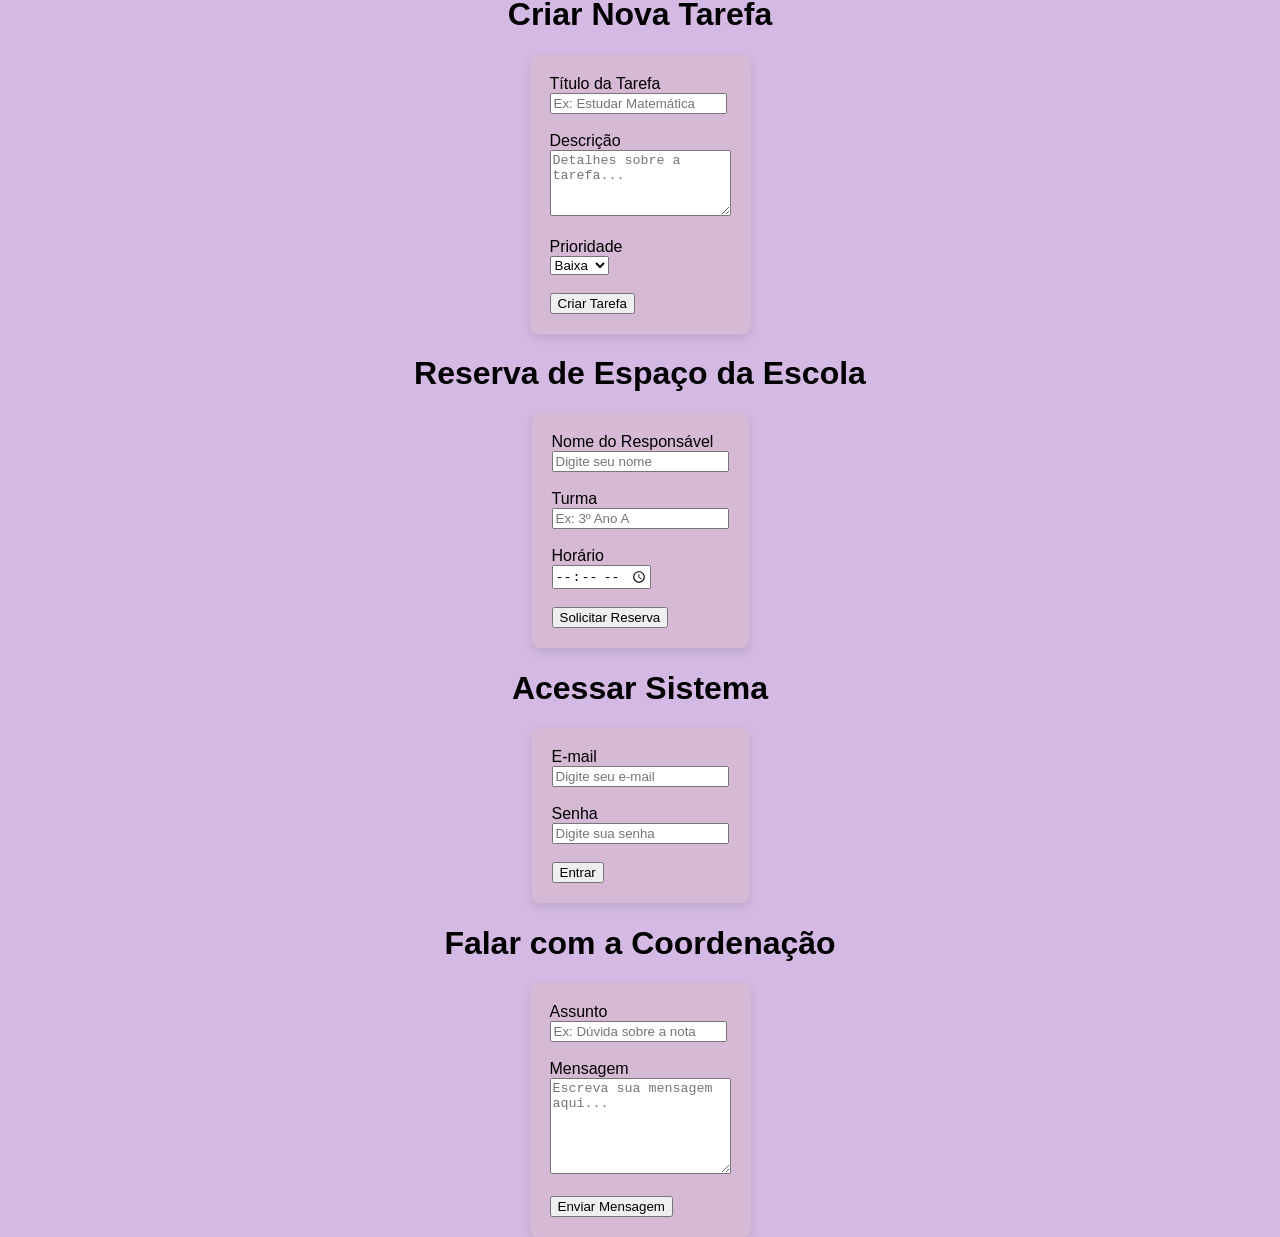
<file: Atividade 3.html/index.html>
<!DOCTYPE html>
<html lang="en">
<head>
    <meta charset="UTF-8">
    <meta name="viewport" content="width=device-width, initial-scale=1.0">
    <title>cadastros</title>
    <link rel="stylesheet" href="styles.AT3.css"
</head>
<body>
    <h1>Cadastro de Usuário</h1>
  <form>
    <label for="nome">Nome Completo</label><br>
    <input type="text" id="nome" name="nome" placeholder="Digite seu nome"><br><br>

    <label for="email">E-mail</label><br>
    <input type="email" id="email" name="email" placeholder="seu-email@dominio.com"><br><br>

    <label for="senha">Senha</label><br>
    <input type="password" id="senha" name="senha" placeholder="Crie uma senha segura"><br><br>

    <button type="submit">Cadastrar</button>
  </form>

  <h1>Criar Nova Tarefa</h1>
  <form>
    <label for="titulo-tarefa">Título da Tarefa</label><br>
    <input type="text" id="titulo-tarefa" name="titulo-tarefa" placeholder="Ex: Estudar Matemática"><br><br>

    <label for="descricao-tarefa">Descrição</label><br>
    <textarea id="descricao-tarefa" name="descricao-tarefa" rows="4" placeholder="Detalhes sobre a tarefa..."></textarea><br><br>

    <label for="prioridade">Prioridade</label><br>
    <select id="prioridade" name="prioridade">
      <option value="baixa">Baixa</option>
      <option value="media">Média</option>
      <option value="alta">Alta</option>
    </select><br><br>

    <button type="submit">Criar Tarefa</button>
  </form>

  <h1>Reserva de Espaço da Escola</h1>
  <form>
    <label for="nome-responsavel">Nome do Responsável</label><br>
    <input type="text" id="nome-responsavel" name="nome-responsavel" placeholder="Digite seu nome"><br><br>

    <label for="turma">Turma</label><br>
    <input type="text" id="turma" name="turma" placeholder="Ex: 3º Ano A"><br><br>

    <label for="horario">Horário</label><br>
    <input type="time" id="horario" name="horario"><br><br>

    <button type="submit">Solicitar Reserva</button>
  </form>

  <h1>Acessar Sistema</h1>
  <form>
    <label for="login-email">E-mail</label><br>
    <input type="email" id="login-email" name="login-email" placeholder="Digite seu e-mail"><br><br>

    <label for="login-senha">Senha</label><br>
    <input type="password" id="login-senha" name="login-senha" placeholder="Digite sua senha"><br><br>

    <button type="submit">Entrar</button>
  </form>

  <h1>Falar com a Coordenação</h1>
  <form>
    <label for="assunto">Assunto</label><br>
    <input type="text" id="assunto" name="assunto" placeholder="Ex: Dúvida sobre a nota"><br><br>

    <label for="mensagem">Mensagem</label><br>
    <textarea id="mensagem" name="mensagem" rows="6" placeholder="Escreva sua mensagem aqui..."></textarea><br><br>

    <button type="submit">Enviar Mensagem</button>
  </form>
</body>
</html>
</file>
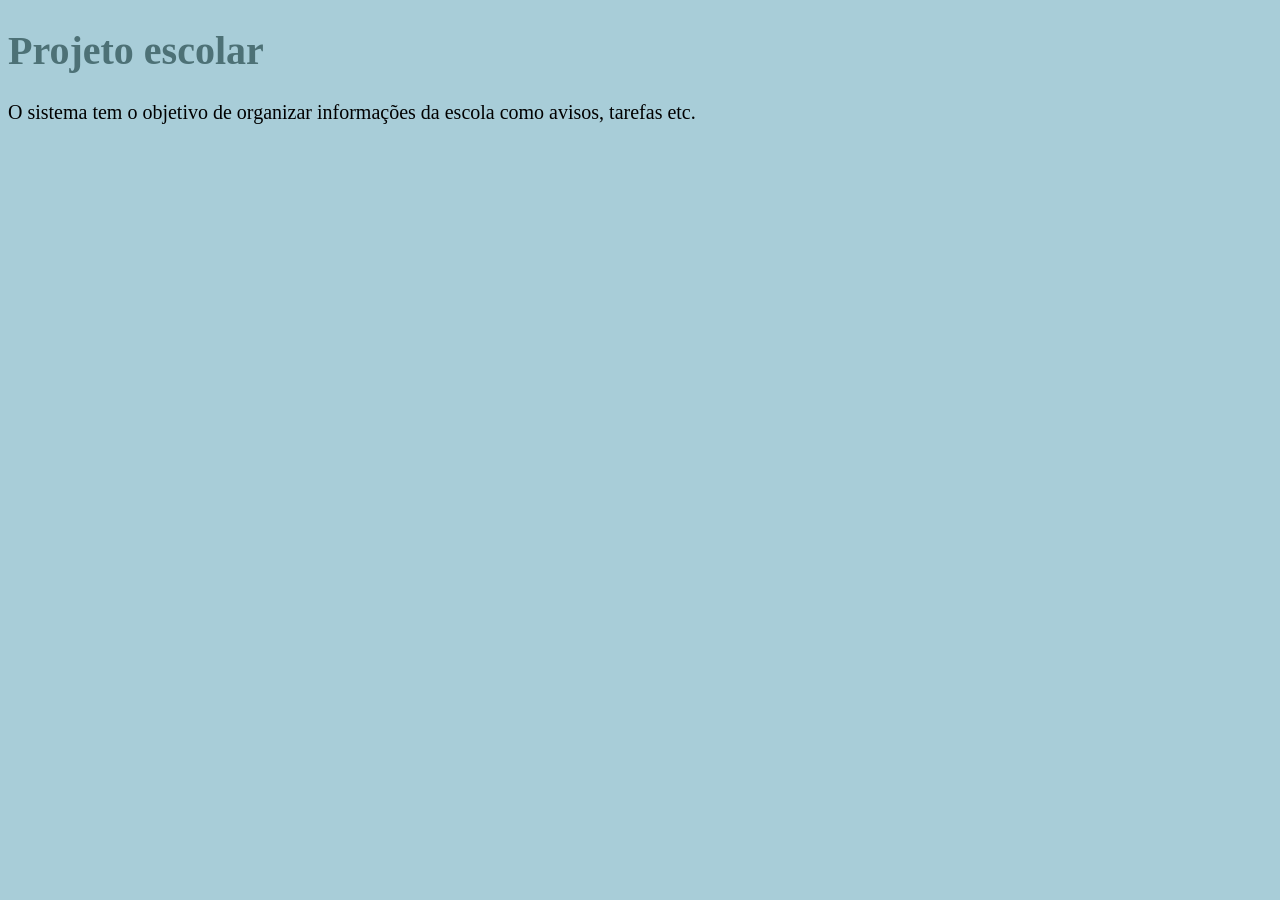
<file: Atividade 1.html/Exercício 1.html>
<!DOCTYPE html>
<html lang="en">
<head>
    <meta charset="UTF-8">
    <meta name="viewport" content="width=device-width, initial-scale=1.0">
    <title>Projeto Escolar</title>
    <link rel="stylesheet" href="Exercício 1.css">
</head>
<body>
    <h1>Projeto escolar</h1>
    <p>O sistema tem o objetivo de organizar informações da escola como avisos, tarefas etc.</p>
</body>
</html>
</file>
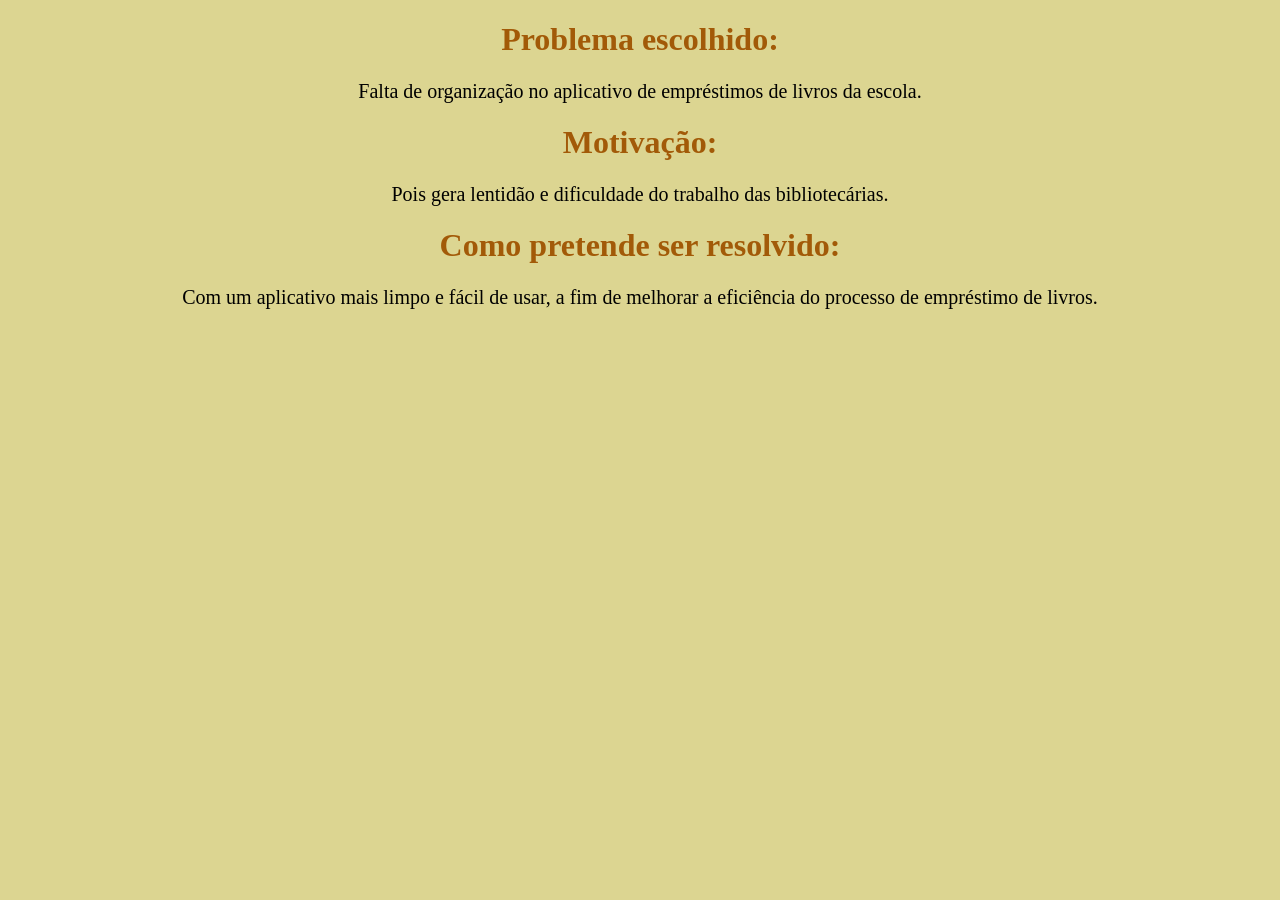
<file: Atividade 1.html/Exercício 2.html>
<!DOCTYPE html>
<html lang="en">
<head>
    <meta charset="UTF-8">
    <meta name="viewport" content="width=device-width, initial-scale=1.0">
    <title>Exercício 2</title>
    <link rel="stylesheet" href="Exercício 2.css">
</head>
<body>
    <h1> Problema escolhido: </h1>
    <p> Falta de organização no aplicativo de empréstimos de livros da escola. </p>
    <h1> Motivação: </h1>
    <p> Pois gera lentidão e dificuldade do trabalho das bibliotecárias. </p>
    <h1> Como pretende ser resolvido: </h1>
    <p> Com um aplicativo mais limpo e fácil de usar, a fim de melhorar a eficiência do processo de empréstimo de livros. </p>
</body>
</html>
</file>
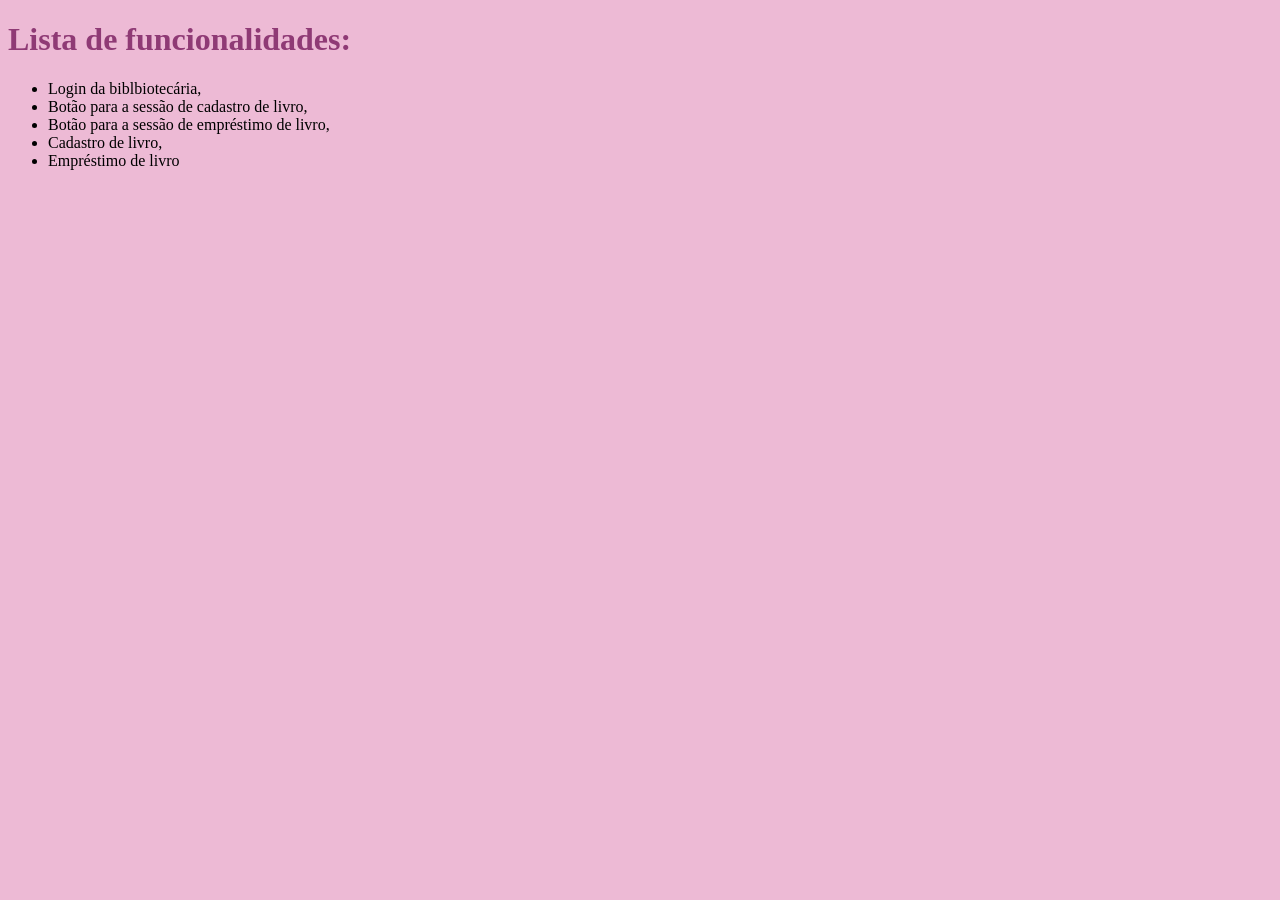
<file: Atividade 1.html/Exercício 3.html>
<!DOCTYPE html>
<html lang="en">
<head>
    <meta charset="UTF-8">
    <meta name="viewport" content="width=device-width, initial-scale=1.0">
    <title>Exercício 3</title>
    <link rel="stylesheet" href="Exercício 3.css">
</head>
<body>
    <h1> Lista de funcionalidades: </h1>
    <ul>
  <li>Login da biblbiotecária,</li>
  <li>Botão para a sessão de cadastro de livro,</li>
  <li>Botão para a sessão de empréstimo de livro,</li>
  <li>Cadastro de livro,</li>
  <li>Empréstimo de livro</li>
</ul>
    
</body>
</html>
</file>
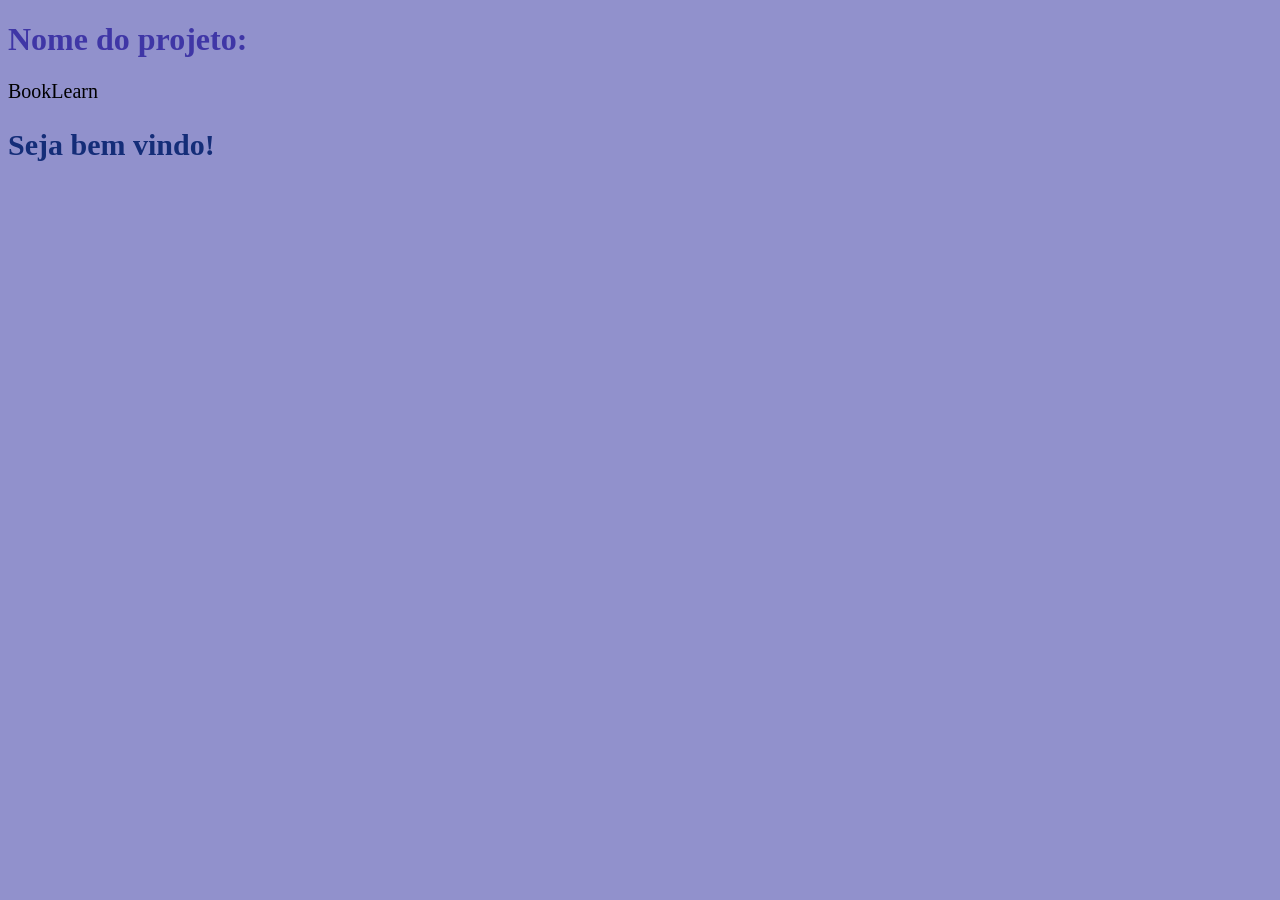
<file: Atividade 1.html/Exercício 4.html>
<!DOCTYPE html>
<html lang="en">
<head>
    <meta charset="UTF-8">
    <meta name="viewport" content="width=device-width, initial-scale=1.0">
    <title>Colégio Estadual Emílio de Menezes</title>
    <link rel="stylesheet" href="Exercício 4.css">
</head>
<body>
    <h1>Nome do projeto:</h1>
    <p> BookLearn</p>
    <h2> Seja bem vindo! </h2>
</body>
</html>
</file>
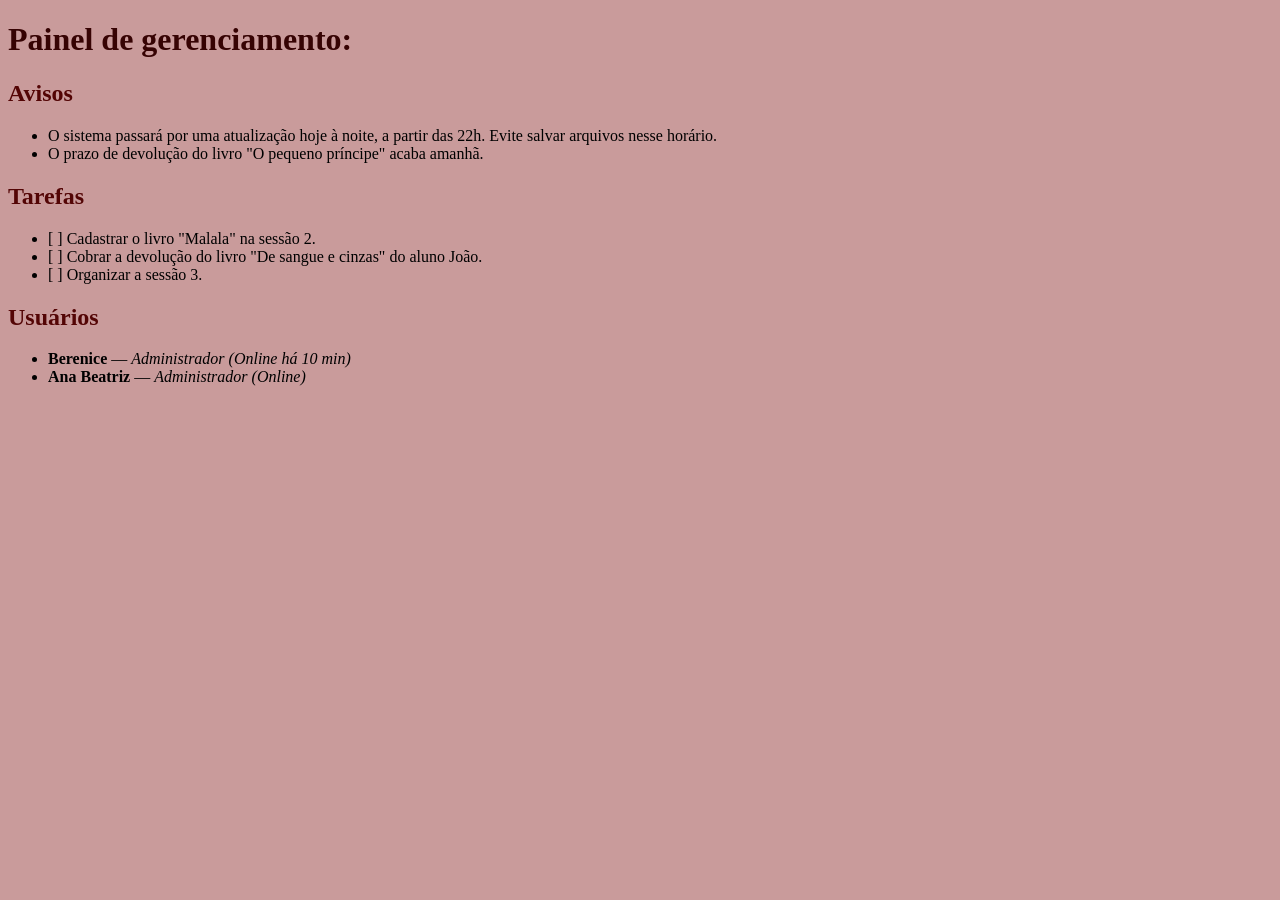
<file: Atividade 1.html/Exercício 5.html>
<!DOCTYPE html>
<html lang="en">
<head>
    <meta charset="UTF-8">
    <meta name="viewport" content="width=device-width, initial-scale=1.0">
    <title>Exercício 5</title>
    <link rel="stylesheet" href="Exercício 5.css">
</head>
<body>
    <h1> Painel de gerenciamento:</h1>
    <div class="dashboard-grid">
            
            <section class="avisos">
                <h2>Avisos</h2>
                <ul>
                    <li>O sistema passará por uma atualização hoje à noite, a partir das 22h. Evite salvar arquivos nesse horário.</li>
                    <li>O prazo de devolução do livro "O pequeno príncipe" acaba amanhã.</li>
                </ul>
            </section>

            <section class="tarefas">
                <h2>Tarefas</h2>
                <ul>
                    <li>[ ] Cadastrar o livro "Malala" na sessão 2.</li>
                    <li>[ ] Cobrar a devolução do livro "De sangue e cinzas" do aluno João.</li>
                    <li>[ ] Organizar a sessão 3.</li>
                </ul>
            </section>

            <section class="usuarios">
                <h2>Usuários</h2>
                <ul>
                    <li><strong>Berenice</strong> — <em>Administrador (Online há 10 min)</em></li>
                    <li><strong>Ana Beatriz</strong> — <em>Administrador (Online)</em></li>
                </ul>
            </section>

        </div>
    </div>
</body>
</html>
</file>
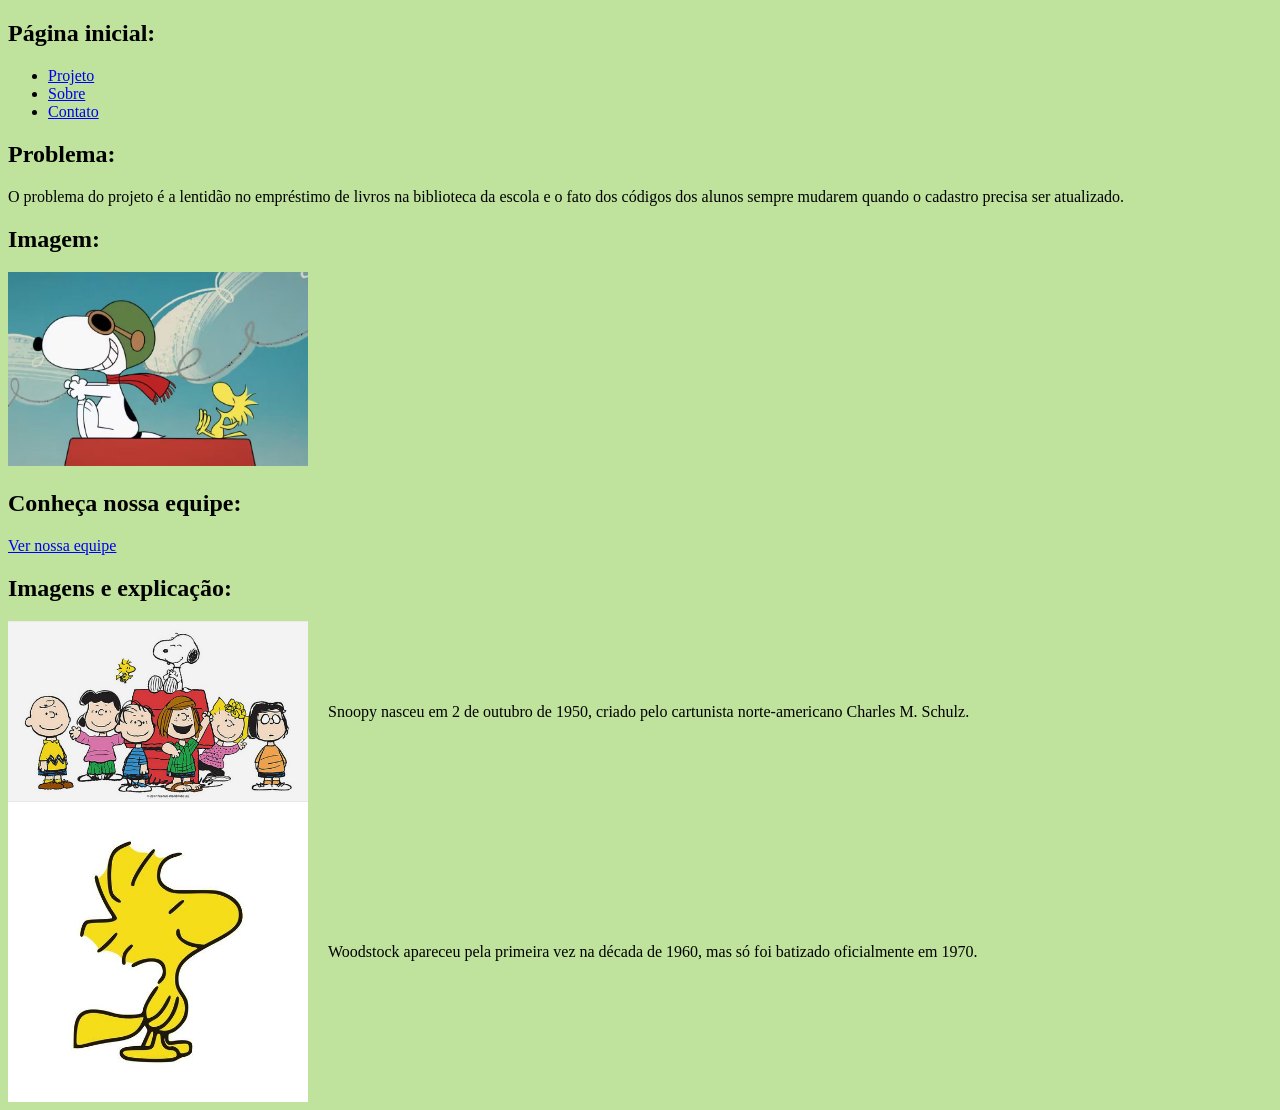
<file: Atividade 2.html/Exercício 1.html>
<!DOCTYPE html>
<html lang="en">
<head>
    <meta charset="UTF-8">
    <meta name="viewport" content="width=device-width, initial-scale=1.0">
    <title>Atividade 2</title>
    <link rel="stylesheet" href="Exercício 1A2.css">
</head>
<body>

    <h2>Página inicial:</h2>
    <ul>
        <li><a href="projeto.html">Projeto</a></li>
        <li><a href="sobre.html">Sobre</a></li>
        <li><a href="contato.html">Contato</a></li>
    </ul>

    <h2>Problema:</h2>
    <p>O problema do projeto é a lentidão no empréstimo de livros na biblioteca da escola e o fato dos códigos dos alunos sempre mudarem quando o cadastro precisa ser atualizado.</p>

    <h2>Imagem:</h2>
    <img src="capturar_25.jpg" width="300" height="auto" alt="Snoopy e Woodstock">

    <h2>Conheça nossa equipe:</h2>
    <a href="equipe.html">Ver nossa equipe</a>

    <h2>Imagens e explicação:</h2>
    
    <div class="conteudo-lado-a-lado">
        <img src="Snoopy.jpg" width="300" height="auto" alt="Turma do Snoopy">
        <p>Snoopy nasceu em 2 de outubro de 1950, criado pelo cartunista norte-americano Charles M. Schulz.</p>
    </div>

    <div class="conteudo-lado-a-lado">
        <img src="Wood.jpg" width="300" height="auto" alt="Woodstock">
        <p>Woodstock apareceu pela primeira vez na década de 1960, mas só foi batizado oficialmente em 1970.</p>
    </div>

</body>
</html>
</file>
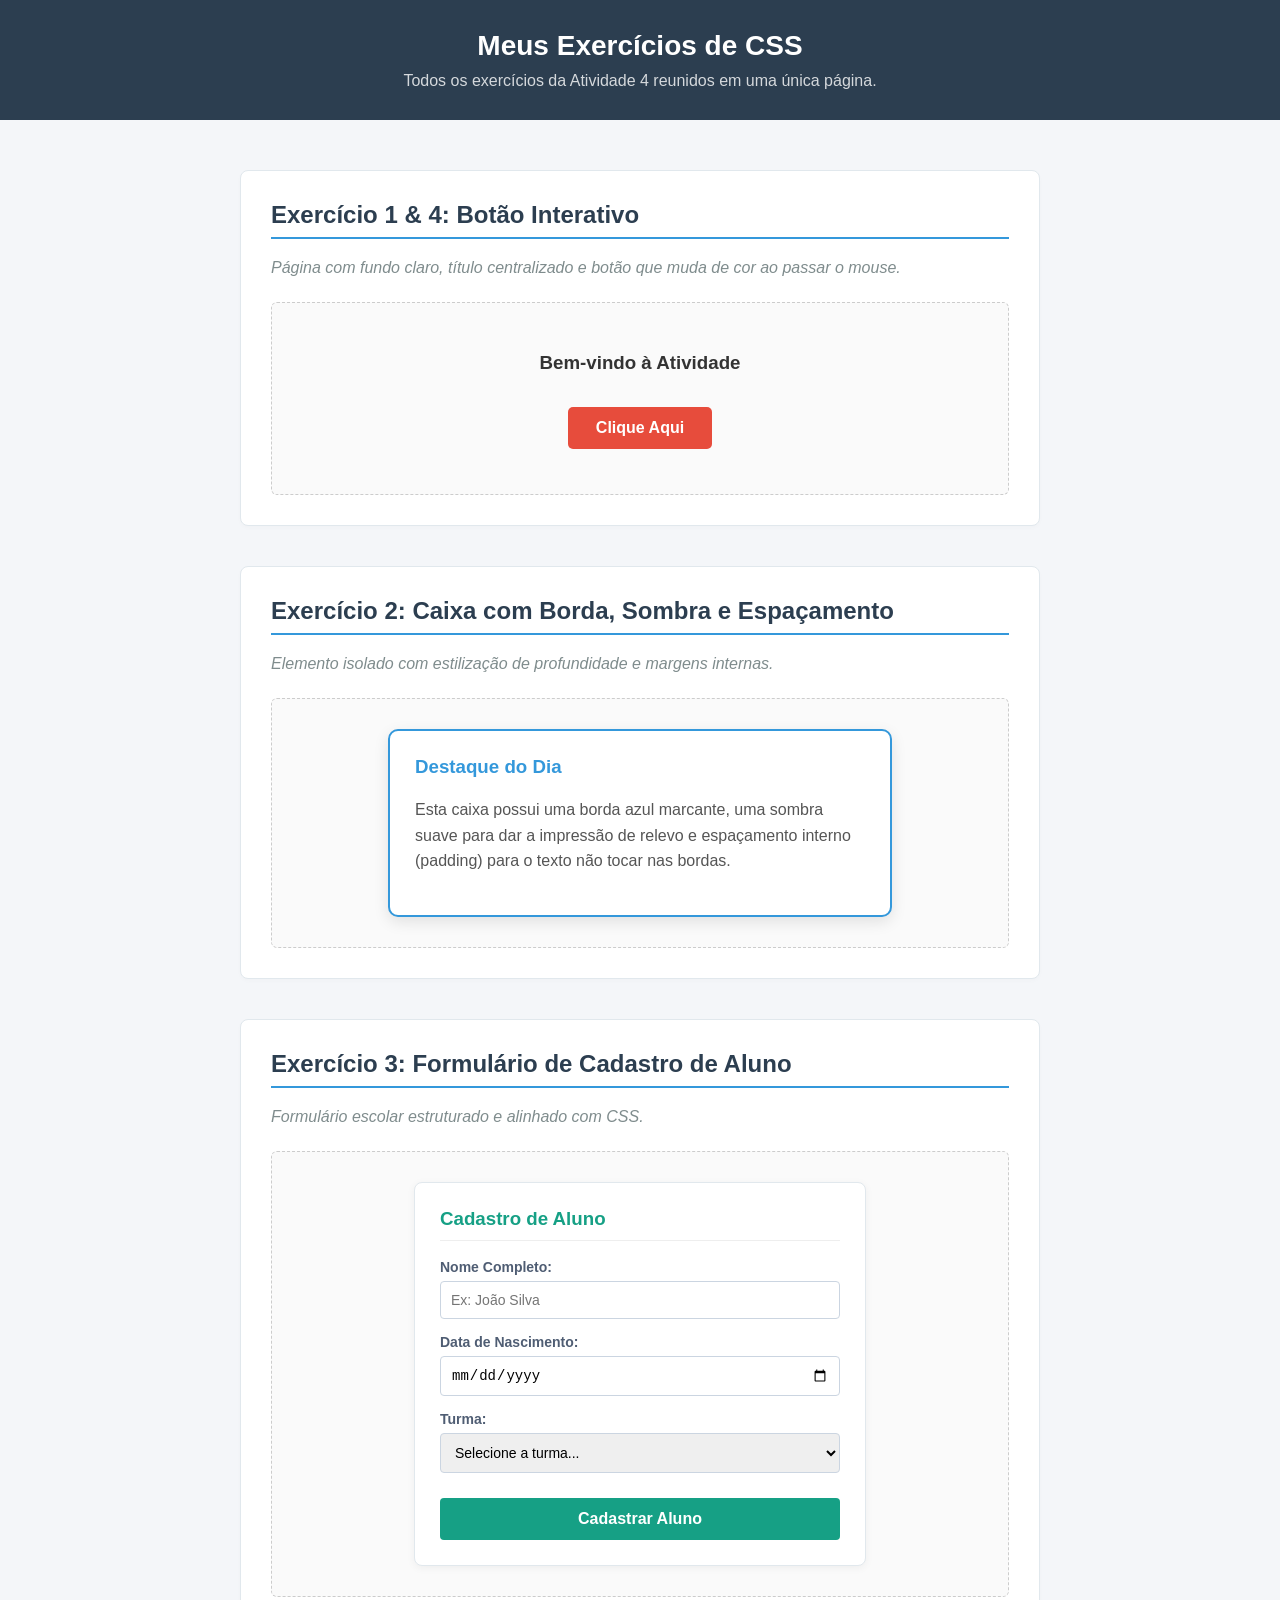
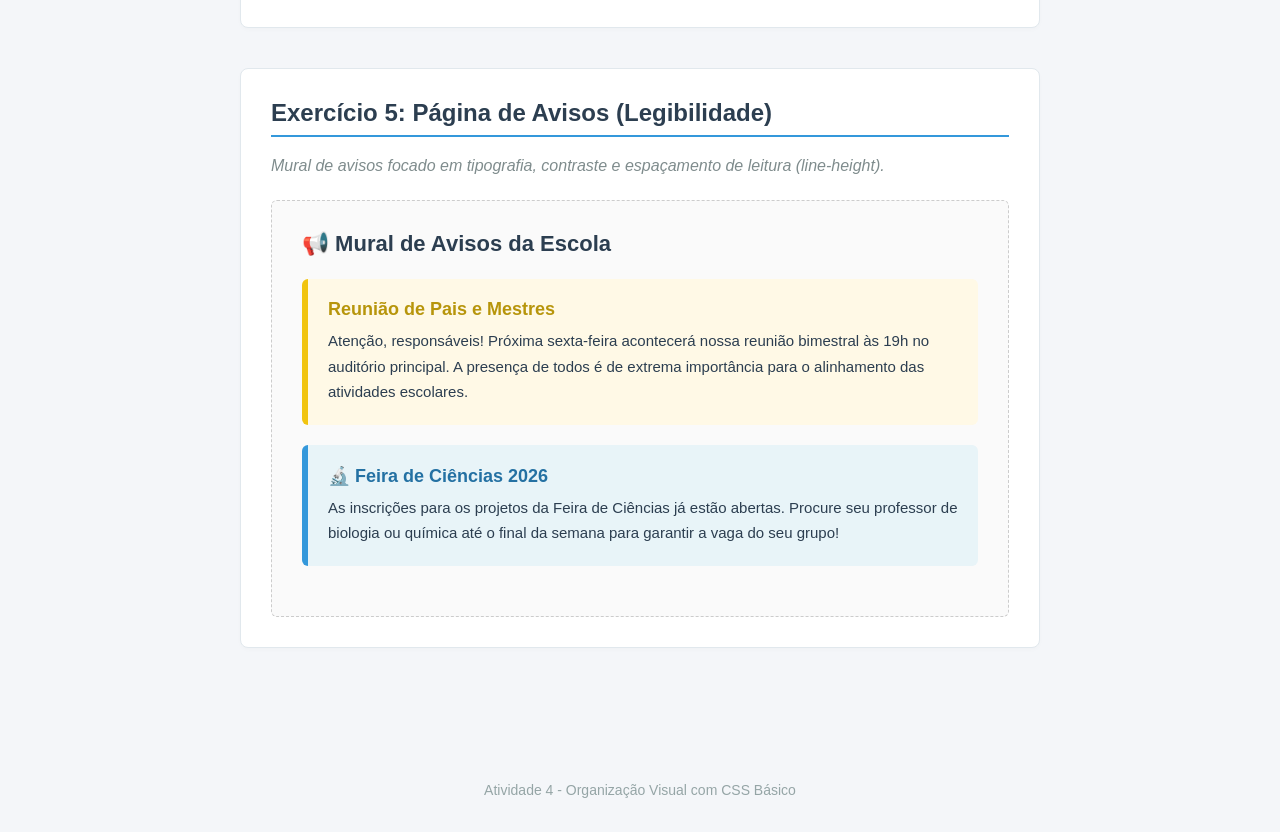
<file: Atividade 4.html/Exercício 4.html>
<!DOCTYPE html>
<html lang="en">
<head>
    <meta charset="UTF-8">
    <meta name="viewport" content="width=device-width, initial-scale=1.0">
    <title>Document</title>
    <link rel="stylesheet" href="Exercício 4.css">
</head>
<body>
    <header class="topo-pagina">
    <h1>Meus Exercícios de CSS</h1>
    <p>Todos os exercícios da Atividade 4 reunidos em uma única página.</p>
  </header>

  <main class="container">

    <section class="secao-exercicio">
      <h2>Exercício 1 & 4: Botão Interativo</h2>
      <p class="descricao">Página com fundo claro, título centralizado e botão que muda de cor ao passar o mouse.</p>
      
      <div class="preview-exercicio">
        <h3 class="titulo-centralizado">Bem-vindo à Atividade</h3>
        <button class="botao-colorido">Clique Aqui</button>
      </div>
    </section>


    <section class="secao-exercicio">
      <h2>Exercício 2: Caixa com Borda, Sombra e Espaçamento</h2>
      <p class="descricao">Elemento isolado com estilização de profundidade e margens internas.</p>
      
      <div class="preview-exercicio">
        <div class="caixa-destaque">
          <h3>Destaque do Dia</h3>
          <p>Esta caixa possui uma borda azul marcante, uma sombra suave para dar a impressão de relevo e espaçamento interno (padding) para o texto não tocar nas bordas.</p>
        </div>
      </div>
    </section>


    <section class="secao-exercicio">
      <h2>Exercício 3: Formulário de Cadastro de Aluno</h2>
      <p class="descricao">Formulário escolar estruturado e alinhado com CSS.</p>
      
      <div class="preview-exercicio">
        <div class="form-cadastro">
          <h3>Cadastro de Aluno</h3>
          <form action="#" method="POST" onsubmit="event.preventDefault();">
            <label for="nome">Nome Completo:</label>
            <input type="text" id="nome" placeholder="Ex: João Silva">

            <label for="nascimento">Data de Nascimento:</label>
            <input type="date" id="nascimento">

            <label for="turma">Turma:</label>
            <select id="turma">
              <option value="">Selecione a turma...</option>
              <option>1º Ano A</option>
              <option>2º Ano B</option>
              <option>3º Ano C</option>
            </select>

            <button type="submit" class="btn-cadastrar">Cadastrar Aluno</button>
          </form>
        </div>
      </div>
    </section>


    <section class="secao-exercicio">
      <h2>Exercício 5: Página de Avisos (Legibilidade)</h2>
      <p class="descricao">Mural de avisos focado em tipografia, contraste e espaçamento de leitura (line-height).</p>
      
      <div class="preview-exercicio alinhado-esquerda">
        <h3 class="titulo-mural">📢 Mural de Avisos da Escola</h3>

        <div class="cartao-aviso alerta">
          <h4>Reunião de Pais e Mestres</h4>
          <p>Atenção, responsáveis! Próxima sexta-feira acontecerá nossa reunião bimestral às 19h no auditório principal. A presença de todos é de extrema importância para o alinhamento das atividades escolares.</p>
        </div>

        <div class="cartao-aviso info">
          <h4>🔬 Feira de Ciências 2026</h4>
          <p>As inscrições para os projetos da Feira de Ciências já estão abertas. Procure seu professor de biologia ou química até o final da semana para garantir a vaga do seu grupo!</p>
        </div>
      </div>
    </section>

  </main>

  <footer class="rodape-pagina">
    <p>Atividade 4 - Organização Visual com CSS Básico</p>
  </footer>

</body>
</html>
</file>
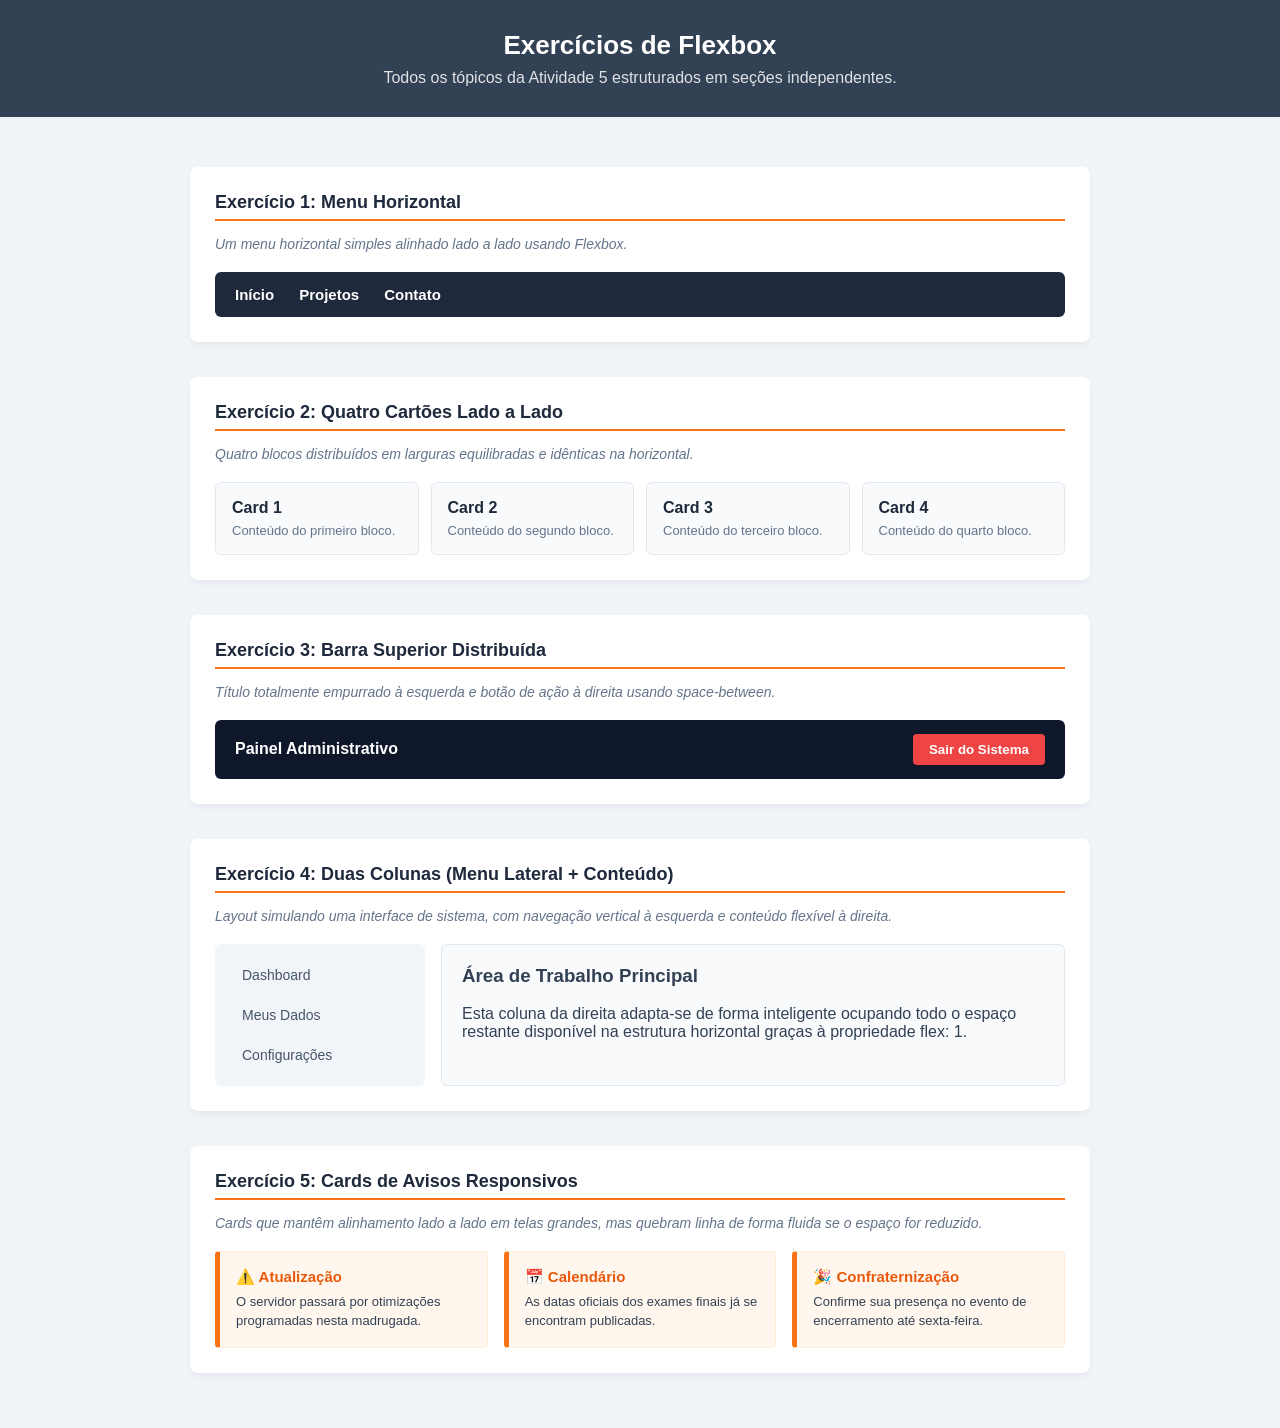
<file: Atividade 5.html/Exercício 5.html>
<!DOCTYPE html>
<html lang="en">
<head>
  <meta charset="UTF-8">
  <meta name="viewport" content="width=device-width, initial-scale=1.0">
  <title>Document</title>
  <link rel="stylesheet" href="Exercício 5.css">
</head>
<body>
  <header class="topo-pagina">
    <h1>Exercícios de Flexbox</h1>
    <p>Todos os tópicos da Atividade 5 estruturados em seções independentes.</p>
  </header>

  <main class="container">

    <section class="secao-exercicio">
      <h2>Exercício 1: Menu Horizontal</h2>
      <p class="descricao">Um menu horizontal simples alinhado lado a lado usando Flexbox.</p>
      
      <nav class="menu-horizontal">
        <a href="#">Início</a>
        <a href="#">Projetos</a>
        <a href="#">Contato</a>
      </nav>
    </section>

    <section class="secao-exercicio">
      <h2>Exercício 2: Quatro Cartões Lado a Lado</h2>
      <p class="descricao">Quatro blocos distribuídos em larguras equilibradas e idênticas na horizontal.</p>
      
      <div class="grade-quatro-cards">
        <div class="card-simples"><h4>Card 1</h4><p>Conteúdo do primeiro bloco.</p></div>
        <div class="card-simples"><h4>Card 2</h4><p>Conteúdo do segundo bloco.</p></div>
        <div class="card-simples"><h4>Card 3</h4><p>Conteúdo do terceiro bloco.</p></div>
        <div class="card-simples"><h4>Card 4</h4><p>Conteúdo do quarto bloco.</p></div>
      </div>
    </section>

    <section class="secao-exercicio">
      <h2>Exercício 3: Barra Superior Distribuída</h2>
      <p class="descricao">Título totalmente empurrado à esquerda e botão de ação à direita usando space-between.</p>
      
      <div class="barra-superior">
        <span class="logo-barra">Painel Administrativo</span>
        <button class="btn-barra">Sair do Sistema</button>
      </div>
    </section>

    <section class="secao-exercicio">
      <h2>Exercício 4: Duas Colunas (Menu Lateral + Conteúdo)</h2>
      <p class="descricao">Layout simulando uma interface de sistema, com navegação vertical à esquerda e conteúdo flexível à direita.</p>
      
      <div class="layout-duas-colunas">
        <aside class="coluna-menu">
          <a href="#">Dashboard</a>
          <a href="#">Meus Dados</a>
          <a href="#">Configurações</a>
        </aside>
        <main class="coluna-conteudo">
          <h3>Área de Trabalho Principal</h3>
          <p>Esta coluna da direita adapta-se de forma inteligente ocupando todo o espaço restante disponível na estrutura horizontal graças à propriedade flex: 1.</p>
        </main>
      </div>
    </section>

    <section class="secao-exercicio">
      <h2>Exercício 5: Cards de Avisos Responsivos</h2>
      <p class="descricao">Cards que mantêm alinhamento lado a lado em telas grandes, mas quebram linha de forma fluida se o espaço for reduzido.</p>
      
      <div class="cards-responsivos">
        <div class="card-aviso">
          <h5>⚠️ Atualização</h5>
          <p>O servidor passará por otimizações programadas nesta madrugada.</p>
        </div>
        <div class="card-aviso">
          <h5>📅 Calendário</h5>
          <p>As datas oficiais dos exames finais já se encontram publicadas.</p>
        </div>
        <div class="card-aviso">
          <h5>🎉 Confraternização</h5>
          <p>Confirme sua presença no evento de encerramento até sexta-feira.</p>
        </div>
      </div>
    </section>

  </main>
</body>
</html>
</file>
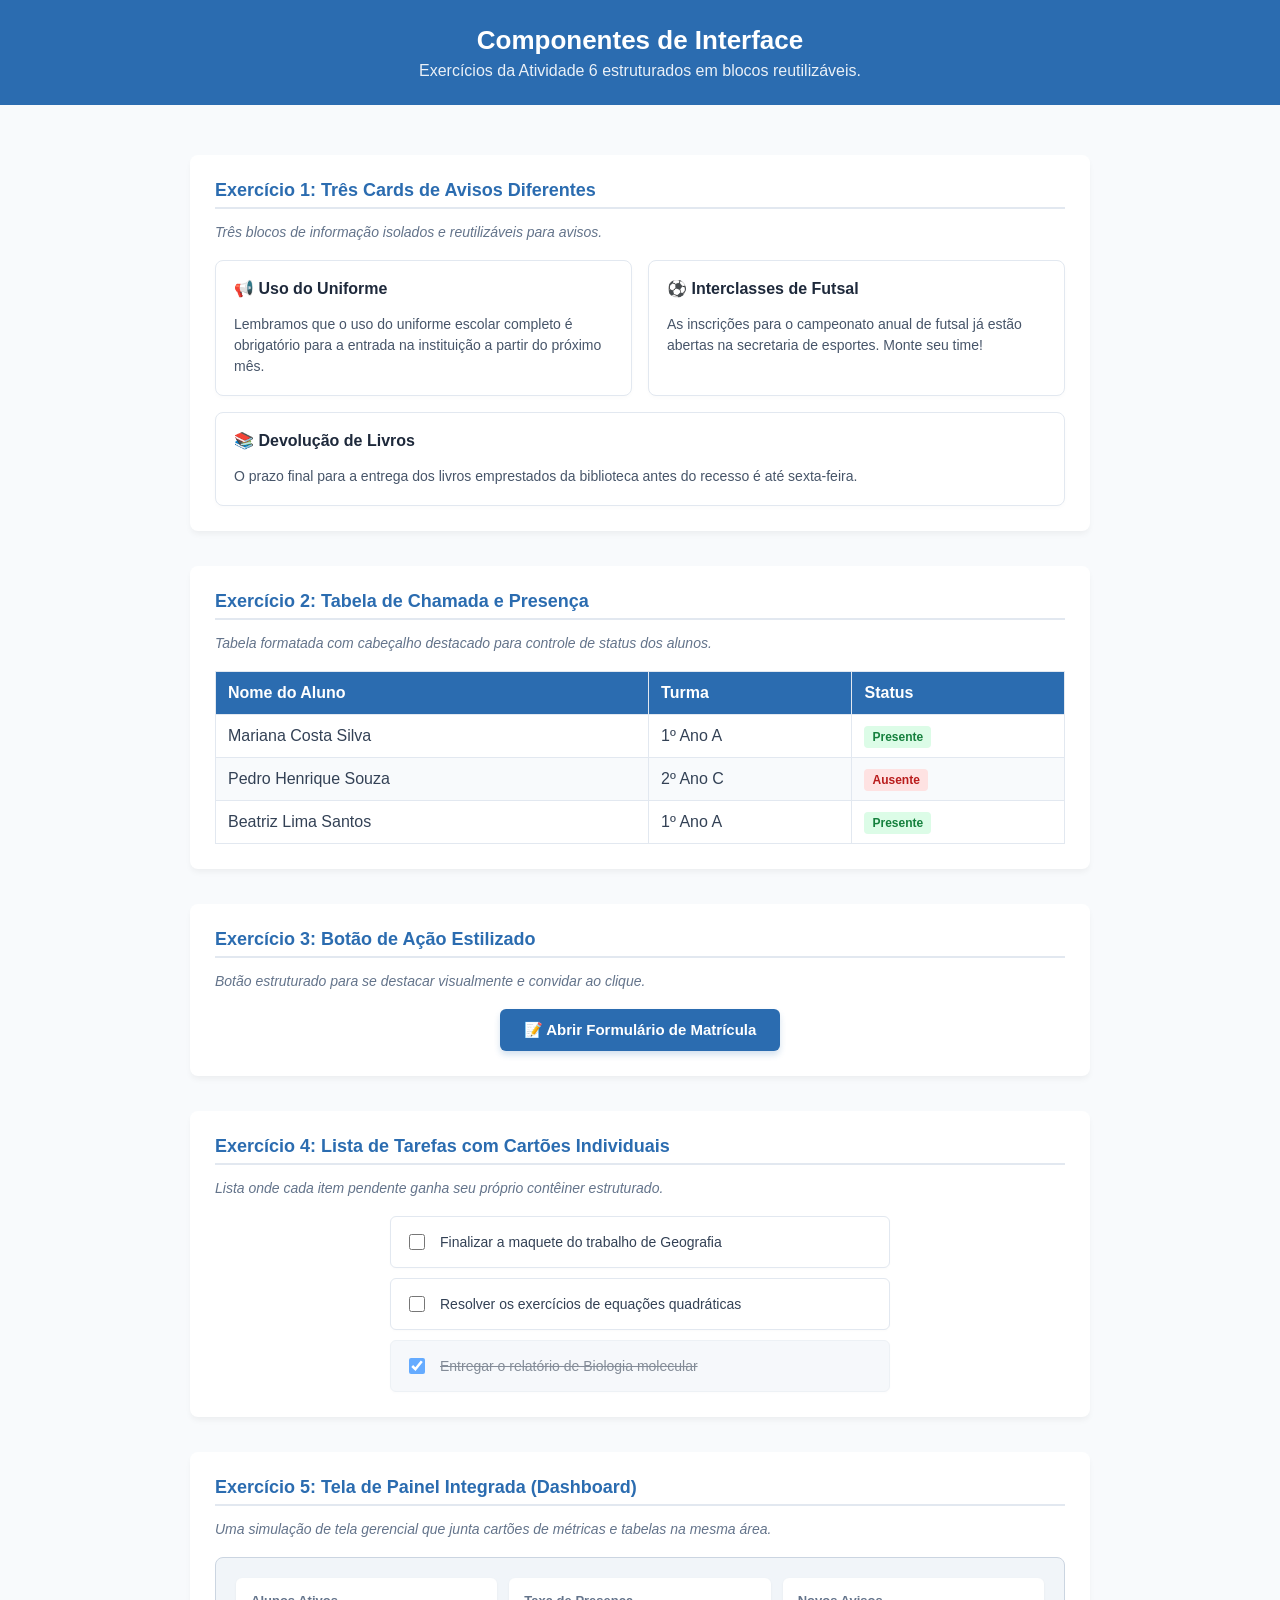
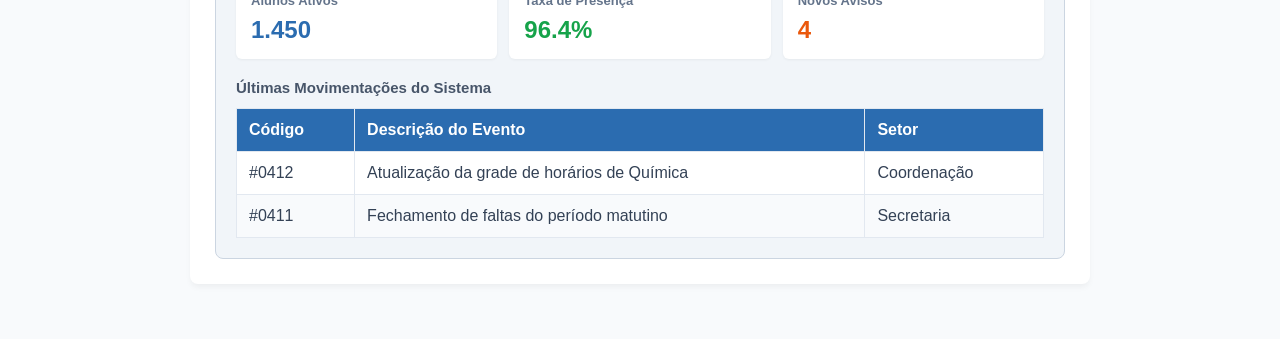
<file: Atividade 6.html/Exercício 6.html>
<!DOCTYPE html>
<html lang="en">
<head>
    <meta charset="UTF-8">
    <meta name="viewport" content="width=device-width, initial-scale=1.0">
    <title>Document</title>
    <link rel="stylesheet" href="Exercício 6.css">
</head>
<body>
    <header class="topo-pagina">
    <h1>Componentes de Interface</h1>
    <p>Exercícios da Atividade 6 estruturados em blocos reutilizáveis.</p>
  </header>

  <main class="container">

    <section class="secao-exercicio">
      <h2>Exercício 1: Três Cards de Avisos Diferentes</h2>
      <p class="descricao">Três blocos de informação isolados e reutilizáveis para avisos.</p>
      
      <div class="grade-cards">
        <div class="card-aviso">
          <h3>📢 Uso do Uniforme</h3>
          <p>Lembramos que o uso do uniforme escolar completo é obrigatório para a entrada na instituição a partir do próximo mês.</p>
        </div>
        <div class="card-aviso">
          <h3>⚽ Interclasses de Futsal</h3>
          <p>As inscrições para o campeonato anual de futsal já estão abertas na secretaria de esportes. Monte seu time!</p>
        </div>
        <div class="card-aviso">
          <h3>📚 Devolução de Livros</h3>
          <p>O prazo final para a entrega dos livros emprestados da biblioteca antes do recesso é até sexta-feira.</p>
        </div>
      </div>
    </section>

    <section class="secao-exercicio">
      <h2>Exercício 2: Tabela de Chamada e Presença</h2>
      <p class="descricao">Tabela formatada com cabeçalho destacado para controle de status dos alunos.</p>
      
      <table class="tabela-dados">
        <thead>
          <tr>
            <th>Nome do Aluno</th>
            <th>Turma</th>
            <th>Status</th>
          </tr>
        </thead>
        <tbody>
          <tr>
            <td>Mariana Costa Silva</td>
            <td>1º Ano A</td>
            <td><span class="badge presente">Presente</span></td>
          </tr>
          <tr>
            <td>Pedro Henrique Souza</td>
            <td>2º Ano C</td>
            <td><span class="badge ausente">Ausente</span></td>
          </tr>
          <tr>
            <td>Beatriz Lima Santos</td>
            <td>1º Ano A</td>
            <td><span class="badge presente">Presente</span></td>
          </tr>
        </tbody>
      </table>
    </section>

    <section class="secao-exercicio">
      <h2>Exercício 3: Botão de Ação Estilizado</h2>
      <p class="descricao">Botão estruturado para se destacar visualmente e convidar ao clique.</p>
      
      <div class="alinhamento-central">
        <button class="botao-formulario">📝 Abrir Formulário de Matrícula</button>
      </div>
    </section>

    <section class="secao-exercicio">
      <h2>Exercício 4: Lista de Tarefas com Cartões Individuais</h2>
      <p class="descricao">Lista onde cada item pendente ganha seu próprio contêiner estruturado.</p>
      
      <div class="lista-tarefas">
        <div class="card-tarefa">
          <input type="checkbox" id="tarefa1">
          <label for="tarefa1">Finalizar a maquete do trabalho de Geografia</label>
        </div>
        <div class="card-tarefa">
          <input type="checkbox" id="tarefa2">
          <label for="tarefa2">Resolver os exercícios de equações quadráticas</label>
        </div>
        <div class="card-tarefa concluida">
          <input type="checkbox" id="tarefa3" checked>
          <label for="tarefa3">Entregar o relatório de Biologia molecular</label>
        </div>
      </div>
    </section>

    <section class="secao-exercicio">
      <h2>Exercício 5: Tela de Painel Integrada (Dashboard)</h2>
      <p class="descricao">Uma simulação de tela gerencial que junta cartões de métricas e tabelas na mesma área.</p>
      
      <div class="painel-dashboard">
        <div class="dashboard-indicadores">
          <div class="card-metrica primaria">
            <h4>Alunos Ativos</h4>
            <span class="valor">1.450</span>
          </div>
          <div class="card-metrica sucesso">
            <h4>Taxa de Presença</h4>
            <span class="valor">96.4%</span>
          </div>
          <div class="card-metrica alerta">
            <h4>Novos Avisos</h4>
            <span class="valor">4</span>
          </div>
        </div>

        <div class="dashboard-conteudo">
          <h3>Últimas Movimentações do Sistema</h3>
          <table class="tabela-dados">
            <thead>
              <tr>
                <th>Código</th>
                <th>Descrição do Evento</th>
                <th>Setor</th>
              </tr>
            </thead>
            <tbody>
              <tr>
                <td>#0412</td>
                <td>Atualização da grade de horários de Química</td>
                <td>Coordenação</td>
              </tr>
              <tr>
                <td>#0411</td>
                <td>Fechamento de faltas do período matutino</td>
                <td>Secretaria</td>
              </tr>
            </tbody>
          </table>
        </div>
      </div>
    </section>

  </main>
</body>
</html>
</file>
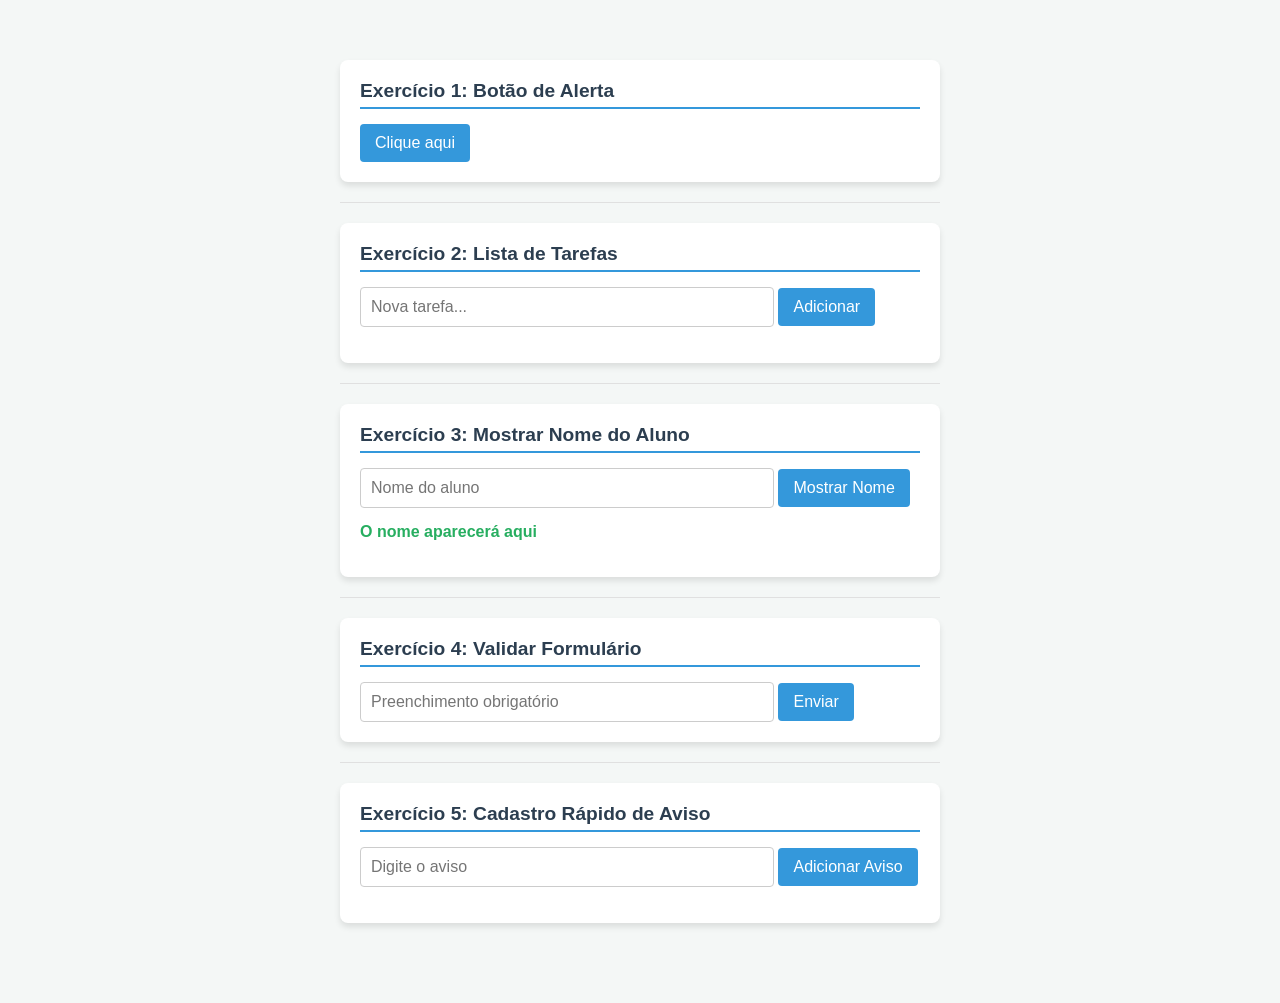
<file: Atividade 7.html/Exercício 7.html>
<!DOCTYPE html>
<html lang="pt-BR">
<head>
    <meta charset="UTF-8">
    <meta name="viewport" content="width=device-width, initial-scale=1.0">
    <title>Exercícios Atividade 7</title>
    <link rel="stylesheet" href="Exercício 7.css">
</head>
<body>

    <div class="exercicio">
        <h2>Exercício 1: Botão de Alerta</h2>
        <button id="btnMensagem">Clique aqui</button>
    </div>
    <hr>

    <div class="exercicio">
        <h2>Exercício 2: Lista de Tarefas</h2>
        <input type="text" id="novaTarefa" placeholder="Nova tarefa...">
        <button id="btnTarefa">Adicionar</button>
        <ul id="listaTarefas"></ul>
    </div>
    <hr>

    <div class="exercicio">
        <h2>Exercício 3: Mostrar Nome do Aluno</h2>
        <input type="text" id="nomeAluno" placeholder="Nome do aluno">
        <button id="btnMostrar">Mostrar Nome</button>
        <p id="resultadoNome">O nome aparecerá aqui</p>
    </div>
    <hr>

    <div class="exercicio">
        <h2>Exercício 4: Validar Formulário</h2>
        <form id="meuFormulario">
            <input type="text" id="campoObrigatorio" placeholder="Preenchimento obrigatório">
            <button type="submit">Enviar</button>
        </form>
    </div>
    <hr>

    <div class="exercicio">
        <h2>Exercício 5: Cadastro Rápido de Aviso</h2>
        <input type="text" id="aviso" placeholder="Digite o aviso">
        <button id="botaoAviso">Adicionar Aviso</button>
        <ul id="listaAvisos"></ul>
    </div>

    <script>
        const botaoMsg = document.querySelector('#btnMensagem');
        botaoMsg.addEventListener('click', () => {
            alert('Olá! Você clicou no botão.');
        });

        const inputTarefa = document.querySelector('#novaTarefa');
        const btnTarefa = document.querySelector('#btnTarefa');
        const listaTarefas = document.querySelector('#listaTarefas');

        btnTarefa.addEventListener('click', () => {
            if (inputTarefa.value.trim() !== '') {
                const li = document.createElement('li');
                li.textContent = inputTarefa.value;
                listaTarefas.appendChild(li);
                inputTarefa.value = '';
            }
        });

        const inputNome = document.querySelector('#nomeAluno');
        const btnMostrar = document.querySelector('#btnMostrar');
        const resultado = document.querySelector('#resultadoNome');

        btnMostrar.addEventListener('click', () => {
            if (inputNome.value.trim() !== '') {
                resultado.textContent = `Aluno: ${inputNome.value}`;
            }
        });

        const formulario = document.querySelector('#meuFormulario');
        const campo = document.querySelector('#campoObrigatorio');

        formulario.addEventListener('submit', (evento) => {
            if (campo.value.trim() === '') {
                evento.preventDefault(); 
                alert('Erro: O campo não pode estar vazio!');
            } else {
                evento.preventDefault();
                alert('Enviado com sucesso!');
                campo.value = '';
            }
        });

        const campoAviso = document.querySelector('#aviso');
        const botaoAviso = document.querySelector('#botaoAviso');
        const listaAvisos = document.querySelector('#listaAvisos');

        botaoAviso.addEventListener('click', () => {
            const texto = campoAviso.value.trim();
            if (texto === '') {
                alert('Digite um aviso antes de adicionar.');
                return;
            }
            const item = document.createElement('li');
            item.textContent = texto;
            listaAvisos.appendChild(item);
            campoAviso.value = '';
            campoAviso.focus();
        });
    </script>

</body>
</html>
</file>
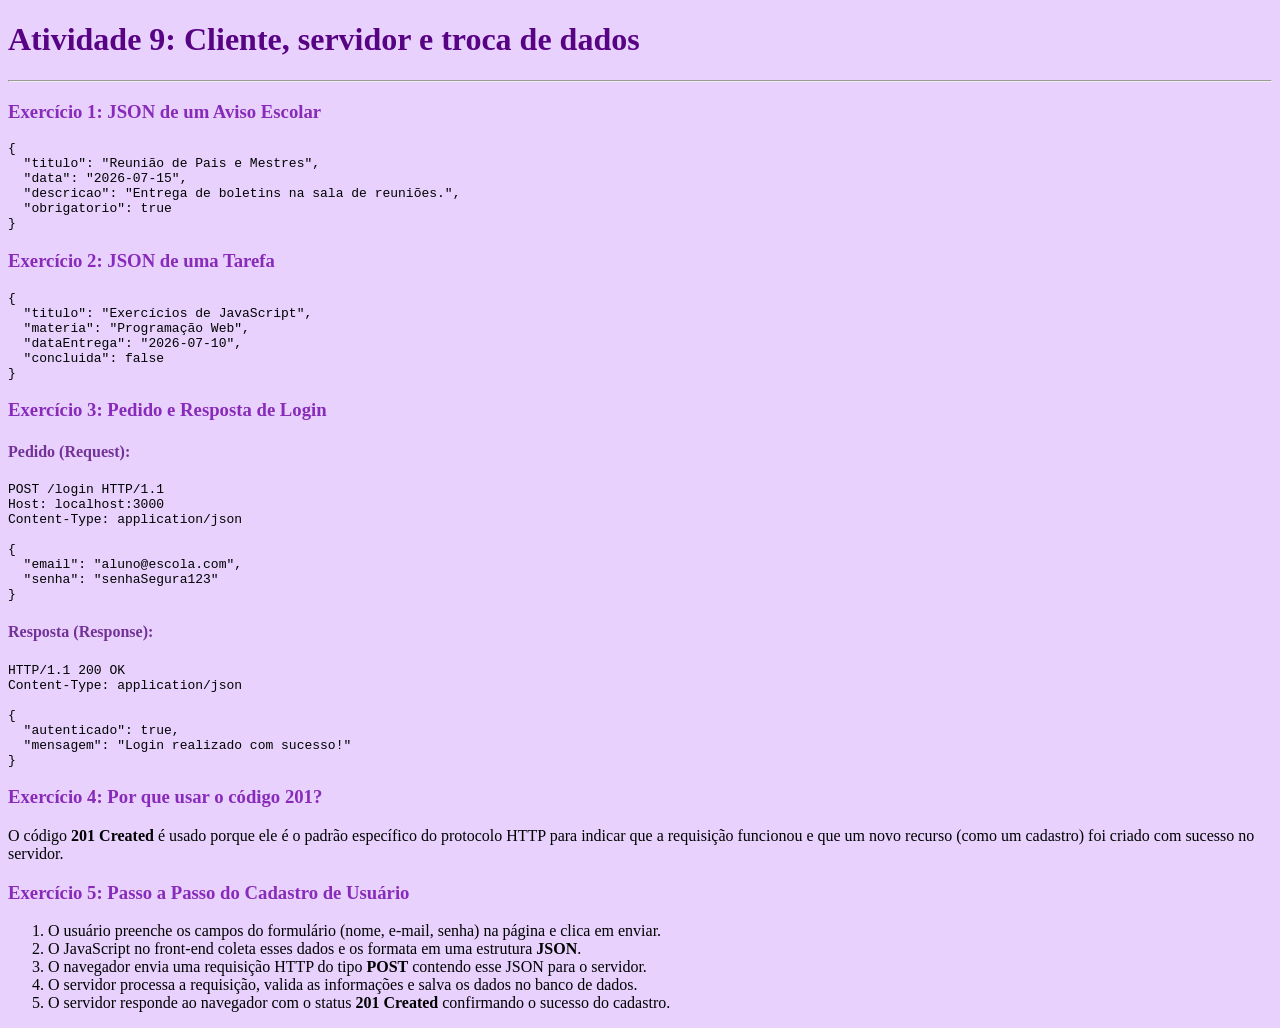
<file: Atividade 9.html/Exercício 9.html>
<!DOCTYPE html>
<html lang="en">
<head>
    <meta charset="UTF-8">
    <meta name="viewport" content="width=device-width, initial-scale=1.0">
    <title>Document</title>
    <link rel="stylesheet" href="Exercício 9.css">
</head>
<body>
    <div class="atividade-container">
        <h1>Atividade 9: Cliente, servidor e troca de dados</h1>
        <hr>

        <div class="questao">
            <h3>Exercício 1: JSON de um Aviso Escolar</h3>
            <pre>
{
  "titulo": "Reunião de Pais e Mestres",
  "data": "2026-07-15",
  "descricao": "Entrega de boletins na sala de reuniões.",
  "obrigatorio": true
}</pre>
        </div>

        <div class="questao">
            <h3>Exercício 2: JSON de uma Tarefa</h3>
            <pre>
{
  "titulo": "Exercícios de JavaScript",
  "materia": "Programação Web",
  "dataEntrega": "2026-07-10",
  "concluida": false
}</pre>
        </div>

        <div class="questao">
            <h3>Exercício 3: Pedido e Resposta de Login</h3>
            <h4>Pedido (Request):</h4>
            <pre>
POST /login HTTP/1.1
Host: localhost:3000
Content-Type: application/json

{
  "email": "aluno@escola.com",
  "senha": "senhaSegura123"
}</pre>

            <h4>Resposta (Response):</h4>
            <pre>
HTTP/1.1 200 OK
Content-Type: application/json

{
  "autenticado": true,
  "mensagem": "Login realizado com sucesso!"
}</pre>
        </div>

        <div class="questao">
            <h3>Exercício 4: Por que usar o código 201?</h3>
            <p>O código <strong>201 Created</strong> é usado porque ele é o padrão específico do protocolo HTTP para indicar que a requisição funcionou e que um novo recurso (como um cadastro) foi criado com sucesso no servidor.</p>
        </div>

        <div class="questao">
            <h3>Exercício 5: Passo a Passo do Cadastro de Usuário</h3>
            <ol>
                <li>O usuário preenche os campos do formulário (nome, e-mail, senha) na página e clica em enviar.</li>
                <li>O JavaScript no front-end coleta esses dados e os formata em uma estrutura <strong>JSON</strong>.</li>
                <li>O navegador envia uma requisição HTTP do tipo <strong>POST</strong> contendo esse JSON para o servidor.</li>
                <li>O servidor processa a requisição, valida as informações e salva os dados no banco de dados.</li>
                <li>O servidor responde ao navegador com o status <strong>201 Created</strong> confirmando o sucesso do cadastro.</li>
            </ol>
        </div>
    </div>
</body>
</html>
</file>
<file: Atividade 3.html/styles.AT3.css>
body {
      margin: 0;
      height: 100vh; 
      display: flex;
      flex-direction: column; 
      justify-content: center; 
      align-items: center; 
      font-family: Arial, sans-serif; 
      background-color: #d3b9e3; 
    }

    form {
      background: rgb(213, 185, 213);
      padding: 20px;
      border-radius: 8px;
      box-shadow: 0px 4px 10px rgba(0, 0, 0, 0.1);
    }
</file>
<file: Atividade 1.html/Exercício 1.css>
body {
    background-color: rgb(168, 205, 216);
}
h1 {
    color: #4d7176;
    font-size: 40px;
}
p {
    font-size:  20px;
}
</file>
<file: Atividade 1.html/Exercício 2.css>
h1 {
    color:rgb(162, 90, 8);
    text-align:center
}
body {
    background-color: rgb(220, 213, 145) 
}
 
p {
   font-size: 20px; 
   text-align:center
}
</file>
<file: Atividade 1.html/Exercício 3.css>
body {
    background-color:rgb(237, 186, 213)
}

h1 {
    color:rgb(143, 58, 117)
}
</file>
<file: Atividade 1.html/Exercício 4.css>
body {
    background-color:rgb(145, 145, 204)
}
h1 {
    color:rgb(63, 54, 166)
}

p {
    font-size: 20px
} 
h2 {
    font-size: 30px
}
h2 {
    color:rgb(20, 45, 120)
}
</file>
<file: Atividade 1.html/Exercício 5.css>
body {
    background-color:rgb(201, 155, 155)
}
h2 {
    color:rgb(83, 5, 5)
}
h1 {
    color:rgb(54, 3, 3)
}
</file>
<file: Atividade 2.html/Exercício 1A2.css>
body {
    background-color:rgb(191, 226, 156)
}
h1 {
    color:rgb(65, 125, 4);
}
.conteudo-lado-a-lado {
    display: flex;
    align-items: center;
    gap: 20px;
    flex-wrap: wrap; /* Faz o texto ir para baixo se não houver espaço lateral */
}
</file>
<file: Atividade 4.html/Exercício 4.css>
body {
  background-color: #f4f6f9; 
  font-family: 'Segoe UI', Tahoma, Geneva, Verdana, sans-serif;
  margin: 0;
  padding: 0;
  color: #333;
}

.container {
  max-width: 800px;
  margin: 0 auto;
  padding: 20px;
}

.topo-pagina {
  background-color: #2c3e50;
  color: white;
  text-align: center;
  padding: 30px 20px;
  margin-bottom: 30px;
}

.topo-pagina h1 {
  margin: 0;
  font-size: 28px;
}

.topo-pagina p {
  margin: 10px 0 0 0;
  opacity: 0.8;
}

.secao-exercicio {
  background-color: white;
  border: 1px solid #e1e8ed;
  border-radius: 8px;
  padding: 30px;
  margin-bottom: 40px;
  box-shadow: 0 2px 4px rgba(0,0,0,0.02);
}

.secao-exercicio h2 {
  color: #2c3e50;
  margin-top: 0;
  border-bottom: 2px solid #3498db;
  padding-bottom: 8px;
}

.descricao {
  font-style: italic;
  color: #7f8c8d;
  margin-bottom: 25px;
}

.preview-exercicio {
  background-color: #fafafa;
  border: 1px dashed #ccc;
  border-radius: 6px;
  padding: 30px;
  text-align: center;
}

.preview-exercicio.alinhado-esquerda {
  text-align: left;
}

.rodape-pagina {
  text-align: center;
  padding: 20px;
  color: #95a5a6;
  font-size: 14px;
  margin-top: 40px;
}


.titulo-centralized {
  text-align: center;
  color: #333;
}

.botao-colorido {
  display: inline-block;
  margin: 15px auto;
  padding: 12px 28px;
  background-color: #e74c3c; 
  color: white;
  border: none;
  border-radius: 5px;
  cursor: pointer;
  font-size: 16px;
  font-weight: bold;
  transition: background-color 0.2s; 
}

.botao-colorido:hover {
  background-color: #c0392b; 
}


.caixa-destaque {
  max-width: 450px;
  margin: 0 auto;
  background-color: white;
  text-align: left;
  
  border: 2px solid #3498db;                 
  box-shadow: 0 5px 15px rgba(0, 0, 0, 0.1); 
  padding: 25px;                            
  border-radius: 10px;                      
}

.caixa-destaque h3 {
  margin-top: 0;
  color: #3498db;
}

.caixa-destaque p {
  color: #555;
  line-height: 1.6;
}

.form-cadastro {
  max-width: 400px;
  margin: 0 auto;
  background-color: white;
  padding: 25px;
  border-radius: 8px;
  border: 1px solid #e1e8ed;
  box-shadow: 0 2px 8px rgba(0,0,0,0.05);
  text-align: left;
}

.form-cadastro h3 {
  margin-top: 0;
  color: #16a085;
  border-bottom: 1px solid #eee;
  padding-bottom: 10px;
}

.form-cadastro label {
  display: block;
  margin-top: 15px;
  font-weight: bold;
  color: #4f5d73;
  font-size: 14px;
}

.form-cadastro input, 
.form-cadastro select {
  width: 100%;
  padding: 10px;
  margin-top: 6px;
  border: 1px solid #cbd5e1;
  border-radius: 4px;
  box-sizing: border-box; 
  font-size: 14px;
}

.form-cadastro input:focus, 
.form-cadastro select:focus {
  border-color: #16a085;
  outline: none;
}

.btn-cadastrar {
  width: 100%;
  background-color: #16a085;
  color: white;
  border: none;
  padding: 12px;
  margin-top: 25px;
  border-radius: 4px;
  cursor: pointer;
  font-size: 16px;
  font-weight: bold;
}

.btn-cadastrar:hover {
  background-color: #117a65;
}

.titulo-mural {
  color: #2c3e50;
  margin-top: 0;
  font-size: 22px;
}

.cartao-aviso {
  margin-top: 15px;
  margin-bottom: 20px;
  padding: 20px;
  border-radius: 6px;
}

.cartao-aviso h4 {
  margin-top: 0;
  margin-bottom: 8px;
  font-size: 18px;
}

.cartao-aviso p {
  margin: 0;
  line-height: 1.7; 
  color: #2c3e50;
  font-size: 15px;
}

.cartao-aviso.alerta {
  background-color: #fff9e6;
  border-left: 6px solid #f1c40f;
}
.cartao-aviso.alerta h4 {
  color: #b7950b;
}

.cartao-aviso.info {
  background-color: #e8f4f8;
  border-left: 6px solid #3498db;
}
.cartao-aviso.info h4 {
  color: #2471a3;
}
</file>
<file: Atividade 5.html/Exercício 5.css>
body {
  background-color: #f0f4f8;
  font-family: 'Segoe UI', Tahoma, Geneva, Verdana, sans-serif;
  margin: 0;
  padding: 0;
  color: #334155;
}

.container {
  max-width: 900px;
  margin: 0 auto;
  padding: 20px;
}

.topo-pagina {
  background-color: #334155;
  color: white;
  text-align: center;
  padding: 30px 20px;
  margin-bottom: 30px;
}

.topo-pagina h1 {
  margin: 0;
  font-size: 26px;
}

.topo-pagina p {
  margin: 8px 0 0 0;
  opacity: 0.85;
}

.secao-exercicio {
  background-color: white;
  border-radius: 8px;
  padding: 25px;
  margin-bottom: 35px;
  box-shadow: 0 4px 6px -1px rgba(0, 0, 0, 0.05);
}

.secao-exercicio h2 {
  color: #1e293b;
  margin-top: 0;
  border-bottom: 2px solid #f97316;
  padding-bottom: 6px;
  font-size: 18px;
}

.descricao {
  font-style: italic;
  color: #64748b;
  margin-bottom: 20px;
  font-size: 14px;
}

.menu-horizontal {
  display: flex;            
  gap: 25px;                 
  background-color: #1e293b;
  padding: 14px 20px;
  border-radius: 6px;
}

.menu-horizontal a {
  color: white;
  text-decoration: none;
  font-weight: 600;
  font-size: 15px;
}

.menu-horizontal a:hover {
  color: #f97316;
}

.grade-quatro-cards {
  display: flex;
  gap: 12px;
}

.card-simples {
  flex: 1;                   
  background-color: #f8fafc;
  padding: 16px;
  border-radius: 6px;
  border: 1px solid #e2e8f0;
}

.card-simples h4 {
  margin: 0 0 6px 0;
  color: #1e293b;
}

.card-simples p {
  margin: 0;
  font-size: 13px;
  color: #64748b;
}

.barra-superior {
  display: flex;
  justify-content: space-between; 
  align-items: center;            
  background-color: #0f172a;
  color: white;
  padding: 14px 20px;
  border-radius: 6px;
}

.logo-barra {
  font-weight: bold;
  font-size: 16px;
}

.btn-barra {
  background-color: #ef4444;
  color: white;
  border: none;
  padding: 8px 16px;
  border-radius: 4px;
  cursor: pointer;
  font-weight: 600;
}

.btn-barra:hover {
  background-color: #dc2626;
}

.layout-duas-colunas {
  display: flex;
  gap: 16px;
}

.coluna-menu {
  display: flex;
  flex-direction: column;    
  gap: 8px;
  width: 180px;             
  background-color: #f1f5f9;
  padding: 15px;
  border-radius: 6px;
}

.coluna-menu a {
  color: #475569;
  text-decoration: none;
  padding: 8px 12px;
  border-radius: 4px;
  font-size: 14px;
  font-weight: 500;
}

.coluna-menu a:hover {
  background-color: #cbd5e1;
  color: #0f172a;
}

.coluna-conteudo {
  flex: 1;                 
  background-color: #f8fafc;
  padding: 20px;
  border: 1px solid #e2e8f0;
  border-radius: 6px;
}

.coluna-conteudo h3 {
  margin-top: 0;
}

.cards-responsivos {
  display: flex;
  gap: 16px;
  flex-wrap: wrap;         
}

.card-aviso {
  flex: 1;
  min-width: 220px;        
  background-color: #fff7ed;
  border: 1px solid #ffedd5;
  border-left: 5px solid #f97316;
  padding: 16px;
  border-radius: 4px;
}

.card-aviso h5 {
  margin: 0 0 6px 0;
  font-size: 15px;
  color: #ea580c;
}

.card-aviso p {
  margin: 0;
  font-size: 13px;
  line-height: 1.5;
}
</file>
<file: Atividade 6.html/Exercício 6.css>
body {
  background-color: #f8fafc;
  font-family: Arial, sans-serif;
  margin: 0;
  padding: 0;
  color: #334155;
}

.container {
  max-width: 900px;
  margin: 0 auto;
  padding: 20px;
}

.topo-pagina {
  background-color: #2b6cb0;
  color: white;
  text-align: center;
  padding: 25px;
  margin-bottom: 30px;
}

.topo-pagina h1 { margin: 0; font-size: 26px; }
.topo-pagina p { margin: 6px 0 0 0; opacity: 0.9; }

.secao-exercicio {
  background-color: white;
  border-radius: 8px;
  padding: 25px;
  margin-bottom: 35px;
  box-shadow: 0 4px 6px -1px rgba(0, 0, 0, 0.05);
}

.secao-exercicio h2 {
  color: #2b6cb0;
  margin-top: 0;
  border-bottom: 2px solid #e2e8f0;
  padding-bottom: 6px;
  font-size: 18px;
}

.descricao {
  font-style: italic;
  color: #64748b;
  margin-bottom: 20px;
  font-size: 14px;
}

.alinhamento-central {
  text-align: center;
}

.grade-cards {
  display: flex;
  gap: 16px;
  flex-wrap: wrap;
}

.card-aviso {
  flex: 1;
  min-width: 240px;
  background-color: white;
  border: 1px solid #e2e8f0;
  padding: 18px;
  border-radius: 8px;
  box-shadow: 0 2px 4px rgba(0,0,0,0.02);
}

.card-aviso h3 {
  margin-top: 0;
  font-size: 16px;
  color: #1e293b;
}

.card-aviso p {
  color: #475569;
  font-size: 14px;
  line-height: 1.5;
  margin-bottom: 0;
}

.tabela-dados {
  width: 100%;
  border-collapse: collapse;
  background-color: white;
}

.tabela-dados th, 
.tabela-dados td {
  padding: 12px;
  border: 1px solid #e2e8f0;
  text-align: left;
}

.tabela-dados th {
  background-color: #2b6cb0;
  color: white;
  font-weight: bold;
}

.tabela-dados tbody tr:nth-child(even) {
  background-color: #f8fafc;
}

.badge {
  padding: 4px 8px;
  border-radius: 4px;
  font-size: 12px;
  font-weight: bold;
}
.badge.presente { background-color: #dcfce7; color: #15803d; }
.badge.ausente { background-color: #fee2e2; color: #b91c1c; }

.botao-formulario {
  background-color: #2b6cb0;
  color: white;
  border: none;
  font-size: 15px;
  font-weight: bold;
  padding: 12px 24px;
  border-radius: 6px;
  cursor: pointer;
  box-shadow: 0 4px 6px rgba(43, 108, 176, 0.2);
}

.botao-formulario:hover {
  background-color: #23578e;
}

.lista-tarefas {
  display: flex;
  flex-direction: column;
  gap: 10px;
  max-width: 500px;
  margin: 0 auto;
}

.card-tarefa {
  display: flex;
  align-items: center;
  gap: 12px;
  background-color: white;
  padding: 14px;
  border-radius: 6px;
  border: 1px solid #e2e8f0;
  box-shadow: 0 1px 3px rgba(0,0,0,0.02);
}

.card-tarefa input[type="checkbox"] {
  width: 16px;
  height: 16px;
  cursor: pointer;
}

.card-tarefa label {
  font-size: 14px;
  color: #334155;
  cursor: pointer;
}

.card-tarefa.concluida {
  background-color: #f1f5f9;
  opacity: 0.6;
}
.card-tarefa.concluida label {
  text-decoration: line-through;
}

.painel-dashboard {
  background-color: #f1f5f9;
  border: 1px solid #cbd5e1;
  padding: 20px;
  border-radius: 8px;
}

.dashboard-indicadores {
  display: flex;
  gap: 12px;
  flex-wrap: wrap;
  margin-bottom: 20px;
}

.card-metrica {
  flex: 1;
  min-width: 160px;
  background-color: white;
  padding: 15px;
  border-radius: 6px;
  box-shadow: 0 1px 3px rgba(0,0,0,0.05);
}

.card-metrica h4 {
  margin: 0;
  font-size: 13px;
  color: #64748b;
}

.card-metrica .valor {
  display: block;
  font-size: 24px;
  font-weight: bold;
  margin-top: 8px;
}

.card-metrica.primaria .valor { color: #2b6cb0; }
.card-metrica.sucesso .valor { color: #16a34a; }
.card-metrica.alerta .valor { color: #ea580c; }

.dashboard-conteudo h3 {
  margin-top: 0;
  font-size: 15px;
  color: #475569;
  margin-bottom: 12px;
}
</file>
<file: Atividade 7.html/Exercício 7.css>
body {
    font-family: 'Segoe UI', Tahoma, Geneva, Verdana, sans-serif;
    background-color: #f4f7f6;
    color: #333;
    max-width: 600px;
    margin: 40px auto;
    padding: 20px;
}

.exercicio {
    background-color: #ffffff;
    padding: 20px;
    margin-bottom: 20px;
    border-radius: 8px;
    box-shadow: 0 4px 6px rgba(0, 0, 0, 0.1);
}

h2 {
    color: #2c3e50;
    font-size: 1.2rem;
    margin-top: 0;
    margin-bottom: 15px;
    border-bottom: 2px solid #3498db;
    padding-bottom: 5px;
}

input[type="text"] {
    width: 70%;
    padding: 10px;
    border: 1px solid #ccc;
    border-radius: 4px;
    font-size: 1rem;
    outline: none;
    transition: border-color 0.3s;
}

input[type="text"]:focus {
    border-color: #3498db;
}

button {
    padding: 10px 15px;
    background-color: #3498db;
    color: white;
    border: none;
    border-radius: 4px;
    font-size: 1rem;
    cursor: pointer;
    transition: background-color 0.2s;
}

button:hover {
    background-color: #2980b9;
}

ul {
    list-style-type: none;
    padding: 0;
    margin-top: 15px;
}

li {
    background-color: #ecf0f1;
    padding: 10px;
    margin-bottom: 5px;
    border-radius: 4px;
    border-left: 4px solid #2ecc71;
}

p {
    font-weight: bold;
    color: #27ae60;
    margin-top: 15px;
}

hr {
    border: 0;
    height: 1px;
    background: #e0e0e0;
    margin: 20px 0;
}
</file>
<file: Atividade 9.html/Exercício 9.css>
body {
    background-color:rgb(232, 210, 253)
}

h3 {
    color:rgb(136, 43, 186)
}

h1 {
    color:rgb(87, 3, 132)
}

h4 {
    color:rgb(115, 50, 150)
}
</file>
